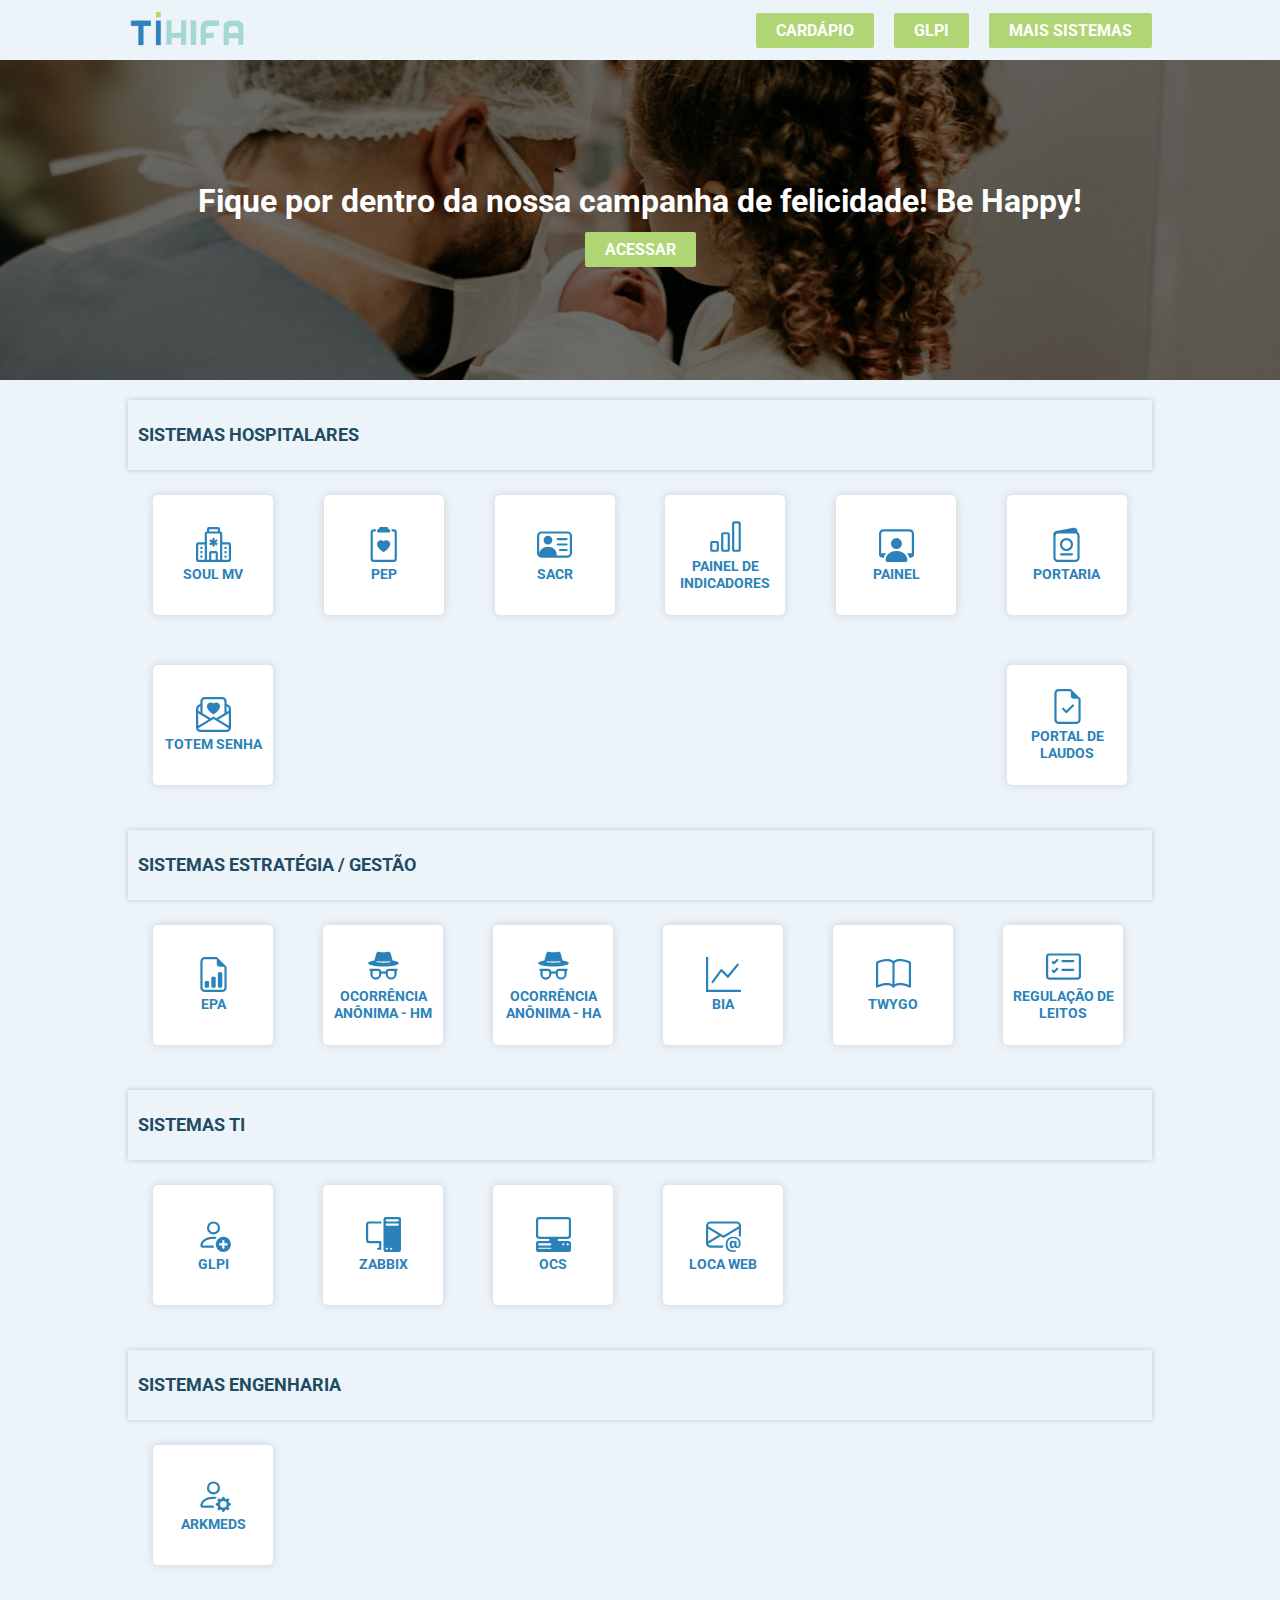
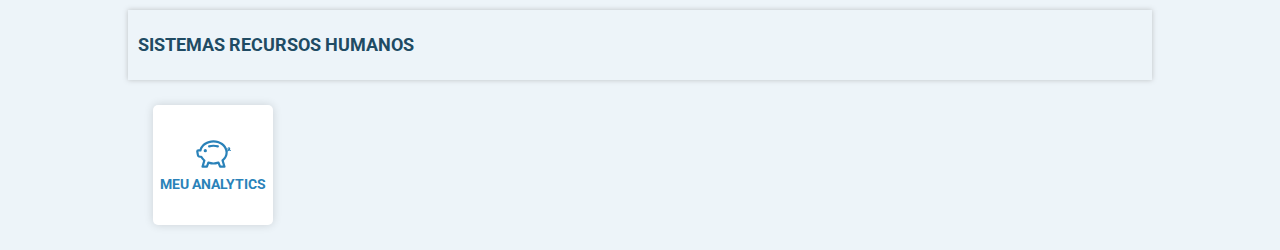
<file: index.html>
<!DOCTYPE html>
<html lang="pt-br">
<head>
    <meta charset="UTF-8">
    <meta name="viewport" content="width=device-width, initial-scale=1.0">
    <link rel="shortcut icon" href="#" type="image/x-icon">
    <link rel="shortcut icon" href="icons/hospital.png" type="image/x-icon">
    <link rel="stylesheet" href="style.css">
    <title>Acesso</title>
</head>
<body>
    <section id="sobreTelaInicial">
        <div class="box">
            <div class="boxTop">
                <div class="boxTop1">
                    <h1 class="aviso">Aviso!</h1>
                    <h2>Você não está utilizando o CentBrowser como navegador, algumas funcionalides podem ficar indisponíveis.</h2>
                    <h1 class="segundoH1">Aos agradecimentos</h1>
                    <img src="imgs/logo_TI_Hifa_SobreTelaInicial.png" alt="">
                </div>
            </div>
            <div class="boxBot">
                <button id="buttonExit">Fechar</button>
            </div>
        </div>
    </section>

    <header>
        <section class="containerSections header">
            <div class="boxHeader esquerdo">
                <img src="imgs/logo_TI_Hifa.png" alt="Logo da TI HIFA">
            </div>
            <div class="boxHeader direito">
                <nav>
                    <ul>
                        <li>
                            <a href="http://10.0.20.8/cardapio" target="_blank" rel="internal" class="linkPadrão" id="cardapio-link">CARDÁPIO</a>
                        </li>
                        <li class="espaçadorLink Hifa">
                            <a href="https://centraldeservicos.hifa.org.br/glpi/" target="_blank" rel="internal" class="linkPadrão" id="glpi-link">GLPI</a>
                        </li>
                        <li>
                            <a href="" class="linkPadrão" id="linkMenuEscondido">MAIS SISTEMAS</a>
                        </li>
                    </ul>
                    <div class="menuEscondido" id="menuEscondido">
                        <a href="http://10.0.20.26/mveditor" rel="internal">
                            <img src="icons/editorIco.png" alt="">
                            <p>MV EDITOR</p>
                        </a>
                        <a href="http://10.0.20.26/report-designer" rel="internal">
                            <img src="icons/reportDesgnerIco.png" alt="">
                            <p>REPORT DESIGNER</p>
                        </a>
                        <a href="http://10.0.20.26/mvgestorfluxo" rel="internal">
                            <img src="icons/gestorIco.png" alt="">
                            <p>GESTOR DE FLUXO</p>
                        </a>
                        <a href="treinamento.html" rel="internal" target="_self">
                            <img src="icons/pepIco.png" alt="">
                            <p>TREINANMENTO</p>
                        </a>
                        <a href="http://10.0.20.26/mvgestorfluxo" rel="internal" id="cardapio-sub-link">
                            <img src="icons/laudosIco.png" alt="">
                            <p>CARDAPIO</p>
                        </a>
                        <a href="treinamento.html" rel="internal" target="_self" id="glpi-sub-link">
                            <img src="icons/painelRecepIco.png" alt="">
                            <p>GLPI</p>
                        </a>
                    </div>
                </nav>
            </div>
        </section>
    </header>
    <main>
        <section id="bannerFiquePorDentro">
            <!-- <img src="imgs/banner-medicos.jpg" alt="" class="imagemBanner"> -->
            <section id="slide">
                <div class="boxSlide um">
                    <div class="centralizador">
                        <h1 class="tituloSlide">Fique por dentro da nossa campanha de felicidade! Be Happy!</h1>
                        <a href="http://intranet/noticias/" target="_blank" rel="internal" class="linkPadrão">ACESSAR</a>
                    </div>
                </div>
                <div class="boxSlide um">
                    <div class="centralizador">
                        <h1 class="tituloSlide">Acesse nossa intranet e se conecte com o HIFA!</h1>
                        <a href="http://intranet/" target="_blank" rel="internal" class="linkPadrão">ACESSAR</a>
                    </div>
                </div>
                <div class="boxSlide três">
                    <div class="centralizador">
                        <h1 class="tituloSlide" id="ultimoH1">Aos agradecimentos</h1>
                        <img src="imgs/logo_TI_Hifa.png" alt="logo da TI HIFA" class="imgSlide">
                    </div>
                </div>
            </section>
<!--         <div class="conteúdos um">
                <div class="centralizador">
                    <h1>Acesse nossa intranet e se conecte com o HIFA!</h1>
                    <a href="#" target="_blank" rel="internal" class="linkPadrão">ACESSAR</a>
                </div>
            </div>
            <div class="conteúdos dois">
                <div class="centralizador">
                    <h1>Acesse nossa intranet e se conecte com o HIFA!</h1>
                    <a href="#" target="_blank" rel="internal" class="linkPadrão">ACESSAR</a>
                </div>
            </div> -->
        </section>
        <section class="containerAcessosSistemas HOSPITALAR">
            <H1>SISTEMAS HOSPITALARES</H1>
             <a href="http://10.0.20.26/soul-mv" rel="internal" target="_blank"  class="boxLink">
                <div>
                    <svg xmlns="http://www.w3.org/2000/svg" width="35" height="35" fill="currentColor" class="bi bi-hospital" viewBox="0 0 16 16">
                        <path d="M8.5 5.034v1.1l.953-.55.5.867L9 7l.953.55-.5.866-.953-.55v1.1h-1v-1.1l-.953.55-.5-.866L7 7l-.953-.55.5-.866.953.55v-1.1zM13.25 9a.25.25 0 0 0-.25.25v.5c0 .138.112.25.25.25h.5a.25.25 0 0 0 .25-.25v-.5a.25.25 0 0 0-.25-.25zM13 11.25a.25.25 0 0 1 .25-.25h.5a.25.25 0 0 1 .25.25v.5a.25.25 0 0 1-.25.25h-.5a.25.25 0 0 1-.25-.25zm.25 1.75a.25.25 0 0 0-.25.25v.5c0 .138.112.25.25.25h.5a.25.25 0 0 0 .25-.25v-.5a.25.25 0 0 0-.25-.25zm-11-4a.25.25 0 0 0-.25.25v.5c0 .138.112.25.25.25h.5A.25.25 0 0 0 3 9.75v-.5A.25.25 0 0 0 2.75 9zm0 2a.25.25 0 0 0-.25.25v.5c0 .138.112.25.25.25h.5a.25.25 0 0 0 .25-.25v-.5a.25.25 0 0 0-.25-.25zM2 13.25a.25.25 0 0 1 .25-.25h.5a.25.25 0 0 1 .25.25v.5a.25.25 0 0 1-.25.25h-.5a.25.25 0 0 1-.25-.25z"/>
                        <path d="M5 1a1 1 0 0 1 1-1h4a1 1 0 0 1 1 1v1a1 1 0 0 1 1 1v4h3a1 1 0 0 1 1 1v7a1 1 0 0 1-1 1H1a1 1 0 0 1-1-1V8a1 1 0 0 1 1-1h3V3a1 1 0 0 1 1-1zm2 14h2v-3H7zm3 0h1V3H5v12h1v-3a1 1 0 0 1 1-1h2a1 1 0 0 1 1 1zm0-14H6v1h4zm2 7v7h3V8zm-8 7V8H1v7z"/>
                      </svg>
                    <p>SOUL MV</p>
                </div>
            </a>
            <a href="http://10.0.20.26/mvpep" rel="internal" target="_blank"  class="boxLink">
                <div>
                    <svg xmlns="http://www.w3.org/2000/svg" width="35" height="35" fill="currentColor" class="bi bi-clipboard2-heart" viewBox="0 0 16 16">
                        <path d="M10.058.501a.5.5 0 0 0-.5-.501h-2.98c-.276 0-.5.225-.5.501A.5.5 0 0 1 5.582 1a.497.497 0 0 0-.497.497V2a.5.5 0 0 0 .5.5h4.968a.5.5 0 0 0 .5-.5v-.503A.497.497 0 0 0 10.555 1a.5.5 0 0 1-.497-.499"/>
                        <path d="M3.605 2a.5.5 0 0 0-.5.5v12a.5.5 0 0 0 .5.5h9a.5.5 0 0 0 .5-.5v-12a.5.5 0 0 0-.5-.5h-.5a.5.5 0 0 1 0-1h.5a1.5 1.5 0 0 1 1.5 1.5v12a1.5 1.5 0 0 1-1.5 1.5h-9a1.5 1.5 0 0 1-1.5-1.5v-12a1.5 1.5 0 0 1 1.5-1.5h.5a.5.5 0 0 1 0 1z"/>
                        <path d="M8.068 6.482c1.656-1.673 5.795 1.254 0 5.018-5.795-3.764-1.656-6.69 0-5.018"/>
                      </svg>
                    <p>PEP</p>
                </div>
            </a>
            <a href="http://10.0.20.26/mvsacr" rel="internal" target="_blank"  class="boxLink">
                <div>
                    <svg xmlns="http://www.w3.org/2000/svg" width="35" height="35" fill="currentColor" class="bi bi-person-vcard" viewBox="0 0 16 16">
                        <path d="M5 8a2 2 0 1 0 0-4 2 2 0 0 0 0 4m4-2.5a.5.5 0 0 1 .5-.5h4a.5.5 0 0 1 0 1h-4a.5.5 0 0 1-.5-.5M9 8a.5.5 0 0 1 .5-.5h4a.5.5 0 0 1 0 1h-4A.5.5 0 0 1 9 8m1 2.5a.5.5 0 0 1 .5-.5h3a.5.5 0 0 1 0 1h-3a.5.5 0 0 1-.5-.5"/>
                        <path d="M2 2a2 2 0 0 0-2 2v8a2 2 0 0 0 2 2h12a2 2 0 0 0 2-2V4a2 2 0 0 0-2-2zM1 4a1 1 0 0 1 1-1h12a1 1 0 0 1 1 1v8a1 1 0 0 1-1 1H8.96q.04-.245.04-.5C9 10.567 7.21 9 5 9c-2.086 0-3.8 1.398-3.984 3.181A1 1 0 0 1 1 12z"/>
                      </svg>
                    <p>SACR</p>
                </div>
            </a>
            <a href="http://10.0.20.107:8083/Painel/" rel="internal" target="_blank"  class="boxLink">
                <div>
                    <svg xmlns="http://www.w3.org/2000/svg" width="35" height="35" fill="currentColor" class="bi bi-bar-chart" viewBox="0 0 16 16">
                        <path d="M4 11H2v3h2zm5-4H7v7h2zm5-5v12h-2V2zm-2-1a1 1 0 0 0-1 1v12a1 1 0 0 0 1 1h2a1 1 0 0 0 1-1V2a1 1 0 0 0-1-1zM6 7a1 1 0 0 1 1-1h2a1 1 0 0 1 1 1v7a1 1 0 0 1-1 1H7a1 1 0 0 1-1-1zm-5 4a1 1 0 0 1 1-1h2a1 1 0 0 1 1 1v3a1 1 0 0 1-1 1H2a1 1 0 0 1-1-1z"/>
                      </svg>
                    <p>PAINEL DE INDICADORES</p>
                </div>
            </a>
            <a href="http://10.0.20.26/mvpainel" rel="internal" target="_blank"  class="boxLink">
                <div>
                    <svg xmlns="http://www.w3.org/2000/svg" width="35" height="35" fill="currentColor" class="bi bi-person-workspace" viewBox="0 0 16 16">
                        <path d="M4 16s-1 0-1-1 1-4 5-4 5 3 5 4-1 1-1 1zm4-5.95a2.5 2.5 0 1 0 0-5 2.5 2.5 0 0 0 0 5"/>
                        <path d="M2 1a2 2 0 0 0-2 2v9.5A1.5 1.5 0 0 0 1.5 14h.653a5.4 5.4 0 0 1 1.066-2H1V3a1 1 0 0 1 1-1h12a1 1 0 0 1 1 1v9h-2.219c.554.654.89 1.373 1.066 2h.653a1.5 1.5 0 0 0 1.5-1.5V3a2 2 0 0 0-2-2z"/>
                      </svg>
                    <p>PAINEL</p>
                </div>
            </a>
            <a href="http://10.0.20.26/mvportaria" rel="internal" target="_blank"  class="boxLink">
                <div>
                    <svg xmlns="http://www.w3.org/2000/svg" width="35" height="35" fill="currentColor" class="bi bi-passport" viewBox="0 0 16 16">
                        <path d="M8 5a3 3 0 1 0 0 6 3 3 0 0 0 0-6M6 8a2 2 0 1 1 4 0 2 2 0 0 1-4 0m-.5 4a.5.5 0 0 0 0 1h5a.5.5 0 0 0 0-1z"/>
                        <path d="M3.232 1.776A1.5 1.5 0 0 0 2 3.252v10.95c0 .445.191.838.49 1.11.367.422.908.688 1.51.688h8a2 2 0 0 0 2-2V4a2 2 0 0 0-1-1.732v-.47A1.5 1.5 0 0 0 11.232.321l-8 1.454ZM4 3h8a1 1 0 0 1 1 1v10a1 1 0 0 1-1 1H4a1 1 0 0 1-1-1V4a1 1 0 0 1 1-1"/>
                      </svg>
                    <p>PORTARIA</p>
                </div>
            </a>
            <a href="http://10.0.20.26/mvtotemsenha" rel="internal" target="_blank"  class="boxLink">
                <div>
                    <svg xmlns="http://www.w3.org/2000/svg" width="35" height="35" fill="currentColor" class="bi bi-envelope-paper-heart" viewBox="0 0 16 16">
                        <path fill-rule="evenodd" d="M2 2a2 2 0 0 1 2-2h8a2 2 0 0 1 2 2v1.133l.941.502A2 2 0 0 1 16 5.4V14a2 2 0 0 1-2 2H2a2 2 0 0 1-2-2V5.4a2 2 0 0 1 1.059-1.765L2 3.133zm0 2.267-.47.25A1 1 0 0 0 1 5.4v.817l1 .6zm1 3.15 3.75 2.25L8 8.917l1.25.75L13 7.417V2a1 1 0 0 0-1-1H4a1 1 0 0 0-1 1zm11-.6 1-.6V5.4a1 1 0 0 0-.53-.882L14 4.267zM8 2.982C9.664 1.309 13.825 4.236 8 8 2.175 4.236 6.336 1.31 8 2.982m7 4.401-4.778 2.867L15 13.117zm-.035 6.88L8 10.082l-6.965 4.18A1 1 0 0 0 2 15h12a1 1 0 0 0 .965-.738ZM1 13.116l4.778-2.867L1 7.383v5.734Z"/>
                      </svg>
                    <p>TOTEM SENHA</p>
                </div>
            </a>
            <a href="http://10.0.20.29/portal-laudos" rel="internal" target="_blank"  class="boxLink">
                <div>
                    <svg xmlns="http://www.w3.org/2000/svg" width="35" height="35" fill="currentColor" class="bi bi-file-earmark-check" viewBox="0 0 16 16">
                        <path d="M10.854 7.854a.5.5 0 0 0-.708-.708L7.5 9.793 6.354 8.646a.5.5 0 1 0-.708.708l1.5 1.5a.5.5 0 0 0 .708 0z"/>
                        <path d="M14 14V4.5L9.5 0H4a2 2 0 0 0-2 2v12a2 2 0 0 0 2 2h8a2 2 0 0 0 2-2M9.5 3A1.5 1.5 0 0 0 11 4.5h2V14a1 1 0 0 1-1 1H4a1 1 0 0 1-1-1V2a1 1 0 0 1 1-1h5.5z"/>
                      </svg>
                    <p>PORTAL DE LAUDOS</p>
                </div>
            </a>
        </section>
        <section class="containerAcessosSistemas qualidade">
            <H1>SISTEMAS ESTRATÉGIA / GESTÃO</H1>
            <a href="https://hifa.sysepa.com.br/epa/login.php" rel="internal" target="_blank"  class="boxLink">
                <div>
                    <svg xmlns="http://www.w3.org/2000/svg" width="35" height="35" fill="currentColor" class="bi bi-file-earmark-bar-graph" viewBox="0 0 16 16">
                        <path d="M10 13.5a.5.5 0 0 0 .5.5h1a.5.5 0 0 0 .5-.5v-6a.5.5 0 0 0-.5-.5h-1a.5.5 0 0 0-.5.5zm-2.5.5a.5.5 0 0 1-.5-.5v-4a.5.5 0 0 1 .5-.5h1a.5.5 0 0 1 .5.5v4a.5.5 0 0 1-.5.5zm-3 0a.5.5 0 0 1-.5-.5v-2a.5.5 0 0 1 .5-.5h1a.5.5 0 0 1 .5.5v2a.5.5 0 0 1-.5.5z"/>
                        <path d="M14 14V4.5L9.5 0H4a2 2 0 0 0-2 2v12a2 2 0 0 0 2 2h8a2 2 0 0 0 2-2M9.5 3A1.5 1.5 0 0 0 11 4.5h2V14a1 1 0 0 1-1 1H4a1 1 0 0 1-1-1V2a1 1 0 0 1 1-1h5.5z"/>
                      </svg>
                    <p>EPA</p>
                </div>
            </a>
            <a href="https://hifa.sysepa.com.br/epa/reg_oc.php?token=8bf0c0824b3af88f1c07b9eef7f284af" rel="internal" target="_blank"  class="boxLink">
                <div>
                    <svg xmlns="http://www.w3.org/2000/svg" width="35" height="35" fill="currentColor" class="bi bi-incognito" viewBox="0 0 16 16">
                        <path fill-rule="evenodd" d="m4.736 1.968-.892 3.269-.014.058C2.113 5.568 1 6.006 1 6.5 1 7.328 4.134 8 8 8s7-.672 7-1.5c0-.494-1.113-.932-2.83-1.205l-.014-.058-.892-3.27c-.146-.533-.698-.849-1.239-.734C9.411 1.363 8.62 1.5 8 1.5s-1.411-.136-2.025-.267c-.541-.115-1.093.2-1.239.735m.015 3.867a.25.25 0 0 1 .274-.224c.9.092 1.91.143 2.975.143a30 30 0 0 0 2.975-.143.25.25 0 0 1 .05.498c-.918.093-1.944.145-3.025.145s-2.107-.052-3.025-.145a.25.25 0 0 1-.224-.274M3.5 10h2a.5.5 0 0 1 .5.5v1a1.5 1.5 0 0 1-3 0v-1a.5.5 0 0 1 .5-.5m-1.5.5q.001-.264.085-.5H2a.5.5 0 0 1 0-1h3.5a1.5 1.5 0 0 1 1.488 1.312 3.5 3.5 0 0 1 2.024 0A1.5 1.5 0 0 1 10.5 9H14a.5.5 0 0 1 0 1h-.085q.084.236.085.5v1a2.5 2.5 0 0 1-5 0v-.14l-.21-.07a2.5 2.5 0 0 0-1.58 0l-.21.07v.14a2.5 2.5 0 0 1-5 0zm8.5-.5h2a.5.5 0 0 1 .5.5v1a1.5 1.5 0 0 1-3 0v-1a.5.5 0 0 1 .5-.5"/>
                      </svg>
                    <p>OCORRÊNCIA ANÔNIMA - HM</p>
                </div>
            </a>
            <a href="https://hifa.sysepa.com.br/epa/reg_oc.php?token=c6485772642aca31fd0c6d194df274c5" rel="internal" target="_blank"  class="boxLink">
                <div>
                    <svg xmlns="http://www.w3.org/2000/svg" width="35" height="35" fill="currentColor" class="bi bi-incognito" viewBox="0 0 16 16">
                        <path fill-rule="evenodd" d="m4.736 1.968-.892 3.269-.014.058C2.113 5.568 1 6.006 1 6.5 1 7.328 4.134 8 8 8s7-.672 7-1.5c0-.494-1.113-.932-2.83-1.205l-.014-.058-.892-3.27c-.146-.533-.698-.849-1.239-.734C9.411 1.363 8.62 1.5 8 1.5s-1.411-.136-2.025-.267c-.541-.115-1.093.2-1.239.735m.015 3.867a.25.25 0 0 1 .274-.224c.9.092 1.91.143 2.975.143a30 30 0 0 0 2.975-.143.25.25 0 0 1 .05.498c-.918.093-1.944.145-3.025.145s-2.107-.052-3.025-.145a.25.25 0 0 1-.224-.274M3.5 10h2a.5.5 0 0 1 .5.5v1a1.5 1.5 0 0 1-3 0v-1a.5.5 0 0 1 .5-.5m-1.5.5q.001-.264.085-.5H2a.5.5 0 0 1 0-1h3.5a1.5 1.5 0 0 1 1.488 1.312 3.5 3.5 0 0 1 2.024 0A1.5 1.5 0 0 1 10.5 9H14a.5.5 0 0 1 0 1h-.085q.084.236.085.5v1a2.5 2.5 0 0 1-5 0v-.14l-.21-.07a2.5 2.5 0 0 0-1.58 0l-.21.07v.14a2.5 2.5 0 0 1-5 0zm8.5-.5h2a.5.5 0 0 1 .5.5v1a1.5 1.5 0 0 1-3 0v-1a.5.5 0 0 1 .5-.5"/>
                    </svg>
                    <p>OCORRÊNCIA ANÔNIMA - HA</p>
                </div>
            </a>
            <a href="http://bia/v3/" rel="internal" target="_blank"  class="boxLink">
                <div>
                    <svg xmlns="http://www.w3.org/2000/svg" width="35" height="35" fill="currentColor" class="bi bi-graph-up" viewBox="0 0 16 16">
                        <path fill-rule="evenodd" d="M0 0h1v15h15v1H0zm14.817 3.113a.5.5 0 0 1 .07.704l-4.5 5.5a.5.5 0 0 1-.74.037L7.06 6.767l-3.656 5.027a.5.5 0 0 1-.808-.588l4-5.5a.5.5 0 0 1 .758-.06l2.609 2.61 4.15-5.073a.5.5 0 0 1 .704-.07"/>
                      </svg>                
                      <p>BIA</p>
                </div>
            </a>
            <a href="https://hifa.twygoead.com/users/login" rel="internal" target="_blank"  class="boxLink">
                <div>
                    <svg xmlns="http://www.w3.org/2000/svg" width="35" height="35" fill="currentColor" class="bi bi-book" viewBox="0 0 16 16">
                        <path d="M1 2.828c.885-.37 2.154-.769 3.388-.893 1.33-.134 2.458.063 3.112.752v9.746c-.935-.53-2.12-.603-3.213-.493-1.18.12-2.37.461-3.287.811zm7.5-.141c.654-.689 1.782-.886 3.112-.752 1.234.124 2.503.523 3.388.893v9.923c-.918-.35-2.107-.692-3.287-.81-1.094-.111-2.278-.039-3.213.492zM8 1.783C7.015.936 5.587.81 4.287.94c-1.514.153-3.042.672-3.994 1.105A.5.5 0 0 0 0 2.5v11a.5.5 0 0 0 .707.455c.882-.4 2.303-.881 3.68-1.02 1.409-.142 2.59.087 3.223.877a.5.5 0 0 0 .78 0c.633-.79 1.814-1.019 3.222-.877 1.378.139 2.8.62 3.681 1.02A.5.5 0 0 0 16 13.5v-11a.5.5 0 0 0-.293-.455c-.952-.433-2.48-.952-3.994-1.105C10.413.809 8.985.936 8 1.783"/>
                      </svg>           
                      <p>TWYGO</p>
                </div>
            </a>
            <a href="http://leitos.regulacao.saude.es.gov.br/regulador/#/login" rel="internal" target="_blank"  class="boxLink">
                <div>
                    <svg xmlns="http://www.w3.org/2000/svg" width="35" height="35" fill="currentColor" class="bi bi-card-checklist" viewBox="0 0 16 16">
                        <path d="M14.5 3a.5.5 0 0 1 .5.5v9a.5.5 0 0 1-.5.5h-13a.5.5 0 0 1-.5-.5v-9a.5.5 0 0 1 .5-.5zm-13-1A1.5 1.5 0 0 0 0 3.5v9A1.5 1.5 0 0 0 1.5 14h13a1.5 1.5 0 0 0 1.5-1.5v-9A1.5 1.5 0 0 0 14.5 2z"/>
                        <path d="M7 5.5a.5.5 0 0 1 .5-.5h5a.5.5 0 0 1 0 1h-5a.5.5 0 0 1-.5-.5m-1.496-.854a.5.5 0 0 1 0 .708l-1.5 1.5a.5.5 0 0 1-.708 0l-.5-.5a.5.5 0 1 1 .708-.708l.146.147 1.146-1.147a.5.5 0 0 1 .708 0M7 9.5a.5.5 0 0 1 .5-.5h5a.5.5 0 0 1 0 1h-5a.5.5 0 0 1-.5-.5m-1.496-.854a.5.5 0 0 1 0 .708l-1.5 1.5a.5.5 0 0 1-.708 0l-.5-.5a.5.5 0 0 1 .708-.708l.146.147 1.146-1.147a.5.5 0 0 1 .708 0"/>
                      </svg>        
                      <p>REGULAÇÃO DE LEITOS</p>
                </div>
            </a>
        </section>
        <section class="containerAcessosSistemas TI">
            <H1>SISTEMAS TI</H1>
            <a href="https://centraldeservicos.hifa.org.br/glpi/" rel="internal" target="_blank"  class="boxLink">
                <div>
                    <svg xmlns="http://www.w3.org/2000/svg" width="35" height="35" fill="currentColor" class="bi bi-person-add" viewBox="0 0 16 16">
                        <path d="M12.5 16a3.5 3.5 0 1 0 0-7 3.5 3.5 0 0 0 0 7m.5-5v1h1a.5.5 0 0 1 0 1h-1v1a.5.5 0 0 1-1 0v-1h-1a.5.5 0 0 1 0-1h1v-1a.5.5 0 0 1 1 0m-2-6a3 3 0 1 1-6 0 3 3 0 0 1 6 0M8 7a2 2 0 1 0 0-4 2 2 0 0 0 0 4"/>
                        <path d="M8.256 14a4.5 4.5 0 0 1-.229-1.004H3c.001-.246.154-.986.832-1.664C4.484 10.68 5.711 10 8 10q.39 0 .74.025c.226-.341.496-.65.804-.918Q8.844 9.002 8 9c-5 0-6 3-6 4s1 1 1 1z"/>
                      </svg>
                    <p>GLPI</p>
                </div>
            </a>
            <a href="http://10.0.20.152/zabbix/" rel="internal" target="_blank"  class="boxLink">
                <div>
                    <svg xmlns="http://www.w3.org/2000/svg" width="35" height="35" fill="currentColor" class="bi bi-pc-display" viewBox="0 0 16 16">
                        <path d="M8 1a1 1 0 0 1 1-1h6a1 1 0 0 1 1 1v14a1 1 0 0 1-1 1H9a1 1 0 0 1-1-1zm1 13.5a.5.5 0 1 0 1 0 .5.5 0 0 0-1 0m2 0a.5.5 0 1 0 1 0 .5.5 0 0 0-1 0M9.5 1a.5.5 0 0 0 0 1h5a.5.5 0 0 0 0-1zM9 3.5a.5.5 0 0 0 .5.5h5a.5.5 0 0 0 0-1h-5a.5.5 0 0 0-.5.5M1.5 2A1.5 1.5 0 0 0 0 3.5v7A1.5 1.5 0 0 0 1.5 12H6v2h-.5a.5.5 0 0 0 0 1H7v-4H1.5a.5.5 0 0 1-.5-.5v-7a.5.5 0 0 1 .5-.5H7V2z"/>
                      </svg>
                    <p>ZABBIX</p>
                </div>
            </a>
            <a href="http://10.0.20.151/ocsng/ocsreports/" rel="internal" target="_blank"  class="boxLink">
                <div>
                    <svg xmlns="http://www.w3.org/2000/svg" width="35" height="35" fill="currentColor" class="bi bi-pc-display-horizontal" viewBox="0 0 16 16">
                        <path d="M1.5 0A1.5 1.5 0 0 0 0 1.5v7A1.5 1.5 0 0 0 1.5 10H6v1H1a1 1 0 0 0-1 1v3a1 1 0 0 0 1 1h14a1 1 0 0 0 1-1v-3a1 1 0 0 0-1-1h-5v-1h4.5A1.5 1.5 0 0 0 16 8.5v-7A1.5 1.5 0 0 0 14.5 0zm0 1h13a.5.5 0 0 1 .5.5v7a.5.5 0 0 1-.5.5h-13a.5.5 0 0 1-.5-.5v-7a.5.5 0 0 1 .5-.5M12 12.5a.5.5 0 1 1 1 0 .5.5 0 0 1-1 0m2 0a.5.5 0 1 1 1 0 .5.5 0 0 1-1 0M1.5 12h5a.5.5 0 0 1 0 1h-5a.5.5 0 0 1 0-1M1 14.25a.25.25 0 0 1 .25-.25h5.5a.25.25 0 1 1 0 .5h-5.5a.25.25 0 0 1-.25-.25"/>
                      </svg>
                    <p>OCS</p>
                </div>
            </a>
            <a href="https://webmail-seguro.com.br/v2/" rel="internal" target="_blank"  class="boxLink">
                <div>
                    <svg xmlns="http://www.w3.org/2000/svg" width="35" height="35" fill="currentColor" class="bi bi-envelope-at" viewBox="0 0 16 16">
                        <path d="M2 2a2 2 0 0 0-2 2v8.01A2 2 0 0 0 2 14h5.5a.5.5 0 0 0 0-1H2a1 1 0 0 1-.966-.741l5.64-3.471L8 9.583l7-4.2V8.5a.5.5 0 0 0 1 0V4a2 2 0 0 0-2-2zm3.708 6.208L1 11.105V5.383zM1 4.217V4a1 1 0 0 1 1-1h12a1 1 0 0 1 1 1v.217l-7 4.2z"/>
                        <path d="M14.247 14.269c1.01 0 1.587-.857 1.587-2.025v-.21C15.834 10.43 14.64 9 12.52 9h-.035C10.42 9 9 10.36 9 12.432v.214C9 14.82 10.438 16 12.358 16h.044c.594 0 1.018-.074 1.237-.175v-.73c-.245.11-.673.18-1.18.18h-.044c-1.334 0-2.571-.788-2.571-2.655v-.157c0-1.657 1.058-2.724 2.64-2.724h.04c1.535 0 2.484 1.05 2.484 2.326v.118c0 .975-.324 1.39-.639 1.39-.232 0-.41-.148-.41-.42v-2.19h-.906v.569h-.03c-.084-.298-.368-.63-.954-.63-.778 0-1.259.555-1.259 1.4v.528c0 .892.49 1.434 1.26 1.434.471 0 .896-.227 1.014-.643h.043c.118.42.617.648 1.12.648m-2.453-1.588v-.227c0-.546.227-.791.573-.791.297 0 .572.192.572.708v.367c0 .573-.253.744-.564.744-.354 0-.581-.215-.581-.8Z"/>
                      </svg>
                    <p>LOCA WEB</p>
                </div>
            </a>
        </section>
        <section class="containerAcessosSistemas engenharia">
            <H1>SISTEMAS ENGENHARIA</H1>
            <a href="https://hifapredial.arkmeds.com/usuarios/conectar?next=/" rel="internal" target="_blank"  class="boxLink">
                <div>
                    <svg xmlns="http://www.w3.org/2000/svg" width="35" height="35" fill="currentColor" class="bi bi-person-gear" viewBox="0 0 16 16">
                        <path d="M11 5a3 3 0 1 1-6 0 3 3 0 0 1 6 0M8 7a2 2 0 1 0 0-4 2 2 0 0 0 0 4m.256 7a4.5 4.5 0 0 1-.229-1.004H3c.001-.246.154-.986.832-1.664C4.484 10.68 5.711 10 8 10q.39 0 .74.025c.226-.341.496-.65.804-.918Q8.844 9.002 8 9c-5 0-6 3-6 4s1 1 1 1zm3.63-4.54c.18-.613 1.048-.613 1.229 0l.043.148a.64.64 0 0 0 .921.382l.136-.074c.561-.306 1.175.308.87.869l-.075.136a.64.64 0 0 0 .382.92l.149.045c.612.18.612 1.048 0 1.229l-.15.043a.64.64 0 0 0-.38.921l.074.136c.305.561-.309 1.175-.87.87l-.136-.075a.64.64 0 0 0-.92.382l-.045.149c-.18.612-1.048.612-1.229 0l-.043-.15a.64.64 0 0 0-.921-.38l-.136.074c-.561.305-1.175-.309-.87-.87l.075-.136a.64.64 0 0 0-.382-.92l-.148-.045c-.613-.18-.613-1.048 0-1.229l.148-.043a.64.64 0 0 0 .382-.921l-.074-.136c-.306-.561.308-1.175.869-.87l.136.075a.64.64 0 0 0 .92-.382zM14 12.5a1.5 1.5 0 1 0-3 0 1.5 1.5 0 0 0 3 0"/>
                      </svg>
                    <p>ARKMEDS</p>
                </div>
            </a>
        </section>
        <section class="containerAcessosSistemas rh">
            <H1>SISTEMAS RECURSOS HUMANOS</H1>
            <a href="https://platform.senior.com.br/login/?redirectTo=https%3A%2F%2Fplatform.senior.com.br%2Fsenior-x%2F&tenant=hifa.org.br" rel="internal" target="_blank"  class="boxLink">
                <div>
                    <svg xmlns="http://www.w3.org/2000/svg" width="35" height="35" fill="currentColor" class="bi bi-piggy-bank" viewBox="0 0 16 16">
                        <path d="M5 6.25a.75.75 0 1 1-1.5 0 .75.75 0 0 1 1.5 0m1.138-1.496A6.6 6.6 0 0 1 7.964 4.5c.666 0 1.303.097 1.893.273a.5.5 0 0 0 .286-.958A7.6 7.6 0 0 0 7.964 3.5c-.734 0-1.441.103-2.102.292a.5.5 0 1 0 .276.962"/>
                        <path fill-rule="evenodd" d="M7.964 1.527c-2.977 0-5.571 1.704-6.32 4.125h-.55A1 1 0 0 0 .11 6.824l.254 1.46a1.5 1.5 0 0 0 1.478 1.243h.263c.3.513.688.978 1.145 1.382l-.729 2.477a.5.5 0 0 0 .48.641h2a.5.5 0 0 0 .471-.332l.482-1.351c.635.173 1.31.267 2.011.267.707 0 1.388-.095 2.028-.272l.543 1.372a.5.5 0 0 0 .465.316h2a.5.5 0 0 0 .478-.645l-.761-2.506C13.81 9.895 14.5 8.559 14.5 7.069q0-.218-.02-.431c.261-.11.508-.266.705-.444.315.306.815.306.815-.417 0 .223-.5.223-.461-.026a1 1 0 0 0 .09-.255.7.7 0 0 0-.202-.645.58.58 0 0 0-.707-.098.74.74 0 0 0-.375.562c-.024.243.082.48.32.654a2 2 0 0 1-.259.153c-.534-2.664-3.284-4.595-6.442-4.595M2.516 6.26c.455-2.066 2.667-3.733 5.448-3.733 3.146 0 5.536 2.114 5.536 4.542 0 1.254-.624 2.41-1.67 3.248a.5.5 0 0 0-.165.535l.66 2.175h-.985l-.59-1.487a.5.5 0 0 0-.629-.288c-.661.23-1.39.359-2.157.359a6.6 6.6 0 0 1-2.157-.359.5.5 0 0 0-.635.304l-.525 1.471h-.979l.633-2.15a.5.5 0 0 0-.17-.534 4.65 4.65 0 0 1-1.284-1.541.5.5 0 0 0-.446-.275h-.56a.5.5 0 0 1-.492-.414l-.254-1.46h.933a.5.5 0 0 0 .488-.393m12.621-.857a.6.6 0 0 1-.098.21l-.044-.025c-.146-.09-.157-.175-.152-.223a.24.24 0 0 1 .117-.173c.049-.027.08-.021.113.012a.2.2 0 0 1 .064.199"/>
                      </svg>
                    <p>MEU ANALYTICS</p>
                </div>
            </a>
        </section>
    </main>

    <script src="script.js"></script>
</body>
</html>
</file>
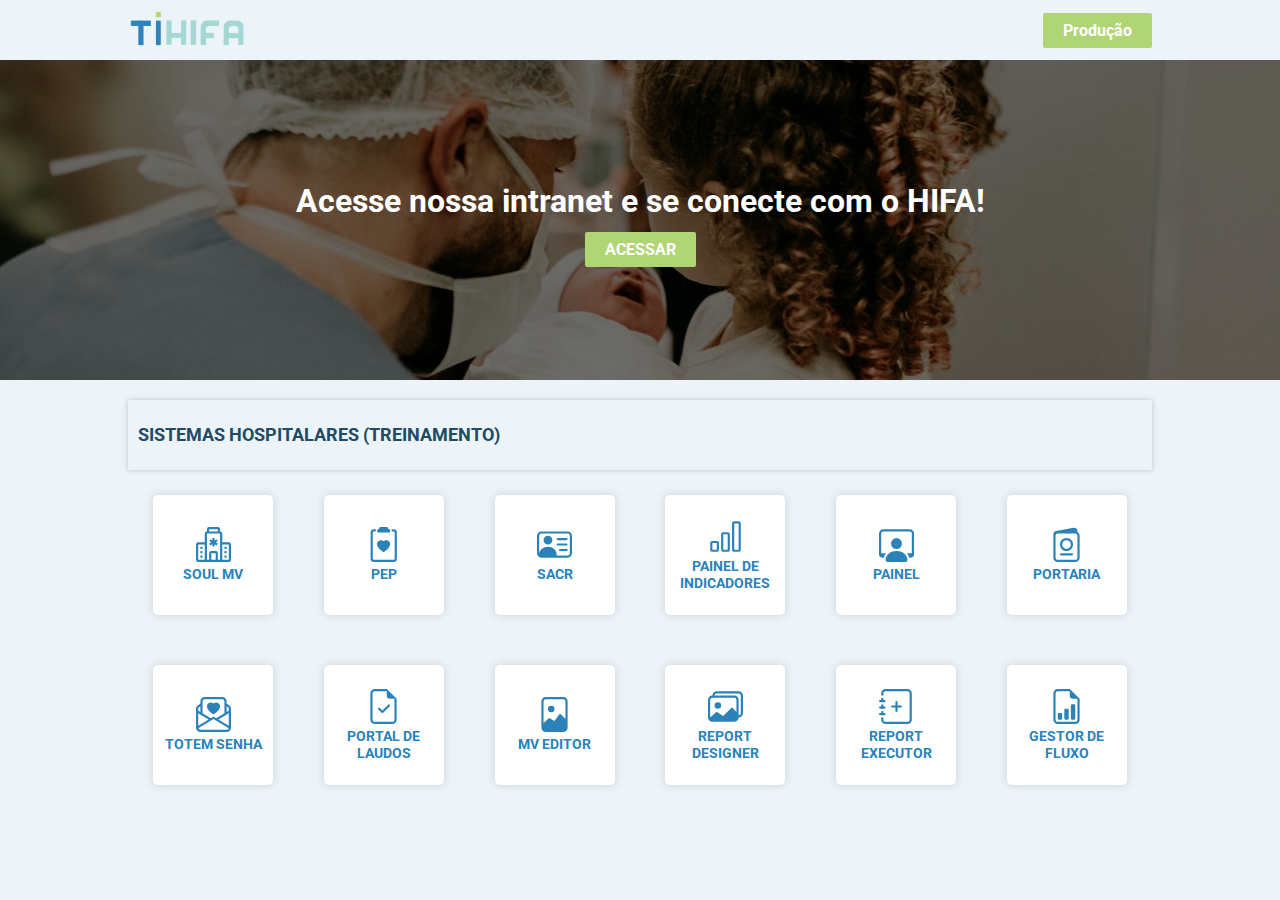
<file: treinamento.html>
<!DOCTYPE html>
<html lang="pt-br">
<head>
    <meta charset="UTF-8">
    <meta name="viewport" content="width=device-width, initial-scale=1.0">
    <link rel="shortcut icon" href="#" type="image/x-icon">
    <link rel="shortcut icon" href="icons/hospital.png" type="image/x-icon">
    <link rel="stylesheet" href="style.css">
    <title>Acesso</title>
</head>
<body>
    <section id="sobreTelaInicial">
        <div class="box">
            <div class="boxTop">
                <div class="boxTop1">
                    <h1 class="aviso">Aviso!</h1>
                    <h2>Você não está utilizando o CentBrowser como navegador, algumas funcionalides podem ficar indisponíveis.</h2>
                    <h1 class="segundoH1">Aos agradecimentos</h1>
                    <img src="imgs/logo_TI_Hifa_SobreTelaInicial.png" alt="">
                </div>
            </div>
            <div class="boxBot">
                <button id="buttonExit">Fechar</button>
            </div>
        </div>
    </section>

    <header>
        <section class="containerSections header">
            <div class="boxHeader esquerdo">
                <img src="imgs/logo_TI_Hifa.png" alt="Logo da TI HIFA">
            </div>
            <div class="boxHeader direito">
                <nav>
                    <ul>
                        <li>
                            <a href="index.html" class="linkPadrão">Produção</a>
                        </li>
                    </ul>
                </nav>
            </div>
        </section>
    </header>
    <main>
        <section id="bannerFiquePorDentro">
            <img src="imgs/bannerFiquePorDentro.jpg" alt="" class="imagemBanner">
            <section id="slide">
                <div class="boxSlide um">
                    <div class="centralizador">
                        <h1 class="tituloSlide">Acesse nossa intranet e se conecte com o HIFA!</h1>
                        <a href="http://intranet/" target="_blank" rel="internal" class="linkPadrão">ACESSAR</a>
                    </div>
                </div>
                <div class="boxSlide doi">
                    <div class="centralizador">
                        <h1 class="tituloSlide">Precisa de ajuda? Abra um chamado no GLPI!</h1>
                        <a href="https://centraldeservicos.hifa.org.br/glpi/" target="_blank" rel="internal" class="linkPadrão">ABRIR CHAMADO</a>
                    </div>
                </div>
                <div class="boxSlide três">
                    <div class="centralizador">
                        <h1 class="tituloSlide" id="ultimoH1">Aos agradecimentos</h1>
                        <img src="imgs/logo_TI_Hifa.png" alt="logo da TI HIFA" class="imgSlide">
                    </div>
                </div>
            </section>
<!--         <div class="conteúdos um">
                <div class="centralizador">
                    <h1>Acesse nossa intranet e se conecte com o HIFA!</h1>
                    <a href="#" target="_blank" rel="internal" class="linkPadrão">ACESSAR</a>
                </div>
            </div>
            <div class="conteúdos dois">
                <div class="centralizador">
                    <h1>Acesse nossa intranet e se conecte com o HIFA!</h1>
                    <a href="#" target="_blank" rel="internal" class="linkPadrão">ACESSAR</a>
                </div>
            </div> -->
        </section>
        <section class="containerAcessosSistemas HOSPITALAR">
            <H1>SISTEMAS HOSPITALARES (TREINAMENTO)</H1>
             <a href="http://10.0.20.3:82/soul-mv" rel="internal" target="_self"  class="boxLink">
                <div>
                    <svg xmlns="http://www.w3.org/2000/svg" width="35" height="35" fill="currentColor" class="bi bi-hospital" viewBox="0 0 16 16">
                        <path d="M8.5 5.034v1.1l.953-.55.5.867L9 7l.953.55-.5.866-.953-.55v1.1h-1v-1.1l-.953.55-.5-.866L7 7l-.953-.55.5-.866.953.55v-1.1zM13.25 9a.25.25 0 0 0-.25.25v.5c0 .138.112.25.25.25h.5a.25.25 0 0 0 .25-.25v-.5a.25.25 0 0 0-.25-.25zM13 11.25a.25.25 0 0 1 .25-.25h.5a.25.25 0 0 1 .25.25v.5a.25.25 0 0 1-.25.25h-.5a.25.25 0 0 1-.25-.25zm.25 1.75a.25.25 0 0 0-.25.25v.5c0 .138.112.25.25.25h.5a.25.25 0 0 0 .25-.25v-.5a.25.25 0 0 0-.25-.25zm-11-4a.25.25 0 0 0-.25.25v.5c0 .138.112.25.25.25h.5A.25.25 0 0 0 3 9.75v-.5A.25.25 0 0 0 2.75 9zm0 2a.25.25 0 0 0-.25.25v.5c0 .138.112.25.25.25h.5a.25.25 0 0 0 .25-.25v-.5a.25.25 0 0 0-.25-.25zM2 13.25a.25.25 0 0 1 .25-.25h.5a.25.25 0 0 1 .25.25v.5a.25.25 0 0 1-.25.25h-.5a.25.25 0 0 1-.25-.25z"/>
                        <path d="M5 1a1 1 0 0 1 1-1h4a1 1 0 0 1 1 1v1a1 1 0 0 1 1 1v4h3a1 1 0 0 1 1 1v7a1 1 0 0 1-1 1H1a1 1 0 0 1-1-1V8a1 1 0 0 1 1-1h3V3a1 1 0 0 1 1-1zm2 14h2v-3H7zm3 0h1V3H5v12h1v-3a1 1 0 0 1 1-1h2a1 1 0 0 1 1 1zm0-14H6v1h4zm2 7v7h3V8zm-8 7V8H1v7z"/>
                      </svg>
                    <p>SOUL MV</p>
                </div>
            </a>
            <a href="http://10.0.20.3:82/mvpep" rel="internal" target="_self"  class="boxLink">
                <div>
                    <svg xmlns="http://www.w3.org/2000/svg" width="35" height="35" fill="currentColor" class="bi bi-clipboard2-heart" viewBox="0 0 16 16">
                        <path d="M10.058.501a.5.5 0 0 0-.5-.501h-2.98c-.276 0-.5.225-.5.501A.5.5 0 0 1 5.582 1a.497.497 0 0 0-.497.497V2a.5.5 0 0 0 .5.5h4.968a.5.5 0 0 0 .5-.5v-.503A.497.497 0 0 0 10.555 1a.5.5 0 0 1-.497-.499"/>
                        <path d="M3.605 2a.5.5 0 0 0-.5.5v12a.5.5 0 0 0 .5.5h9a.5.5 0 0 0 .5-.5v-12a.5.5 0 0 0-.5-.5h-.5a.5.5 0 0 1 0-1h.5a1.5 1.5 0 0 1 1.5 1.5v12a1.5 1.5 0 0 1-1.5 1.5h-9a1.5 1.5 0 0 1-1.5-1.5v-12a1.5 1.5 0 0 1 1.5-1.5h.5a.5.5 0 0 1 0 1z"/>
                        <path d="M8.068 6.482c1.656-1.673 5.795 1.254 0 5.018-5.795-3.764-1.656-6.69 0-5.018"/>
                      </svg>
                    <p>PEP</p>
                </div>
            </a>
            <a href="http://10.0.20.3:82/mvsacr" rel="internal" target="_self"  class="boxLink">
                <div>
                    <svg xmlns="http://www.w3.org/2000/svg" width="35" height="35" fill="currentColor" class="bi bi-person-vcard" viewBox="0 0 16 16">
                        <path d="M5 8a2 2 0 1 0 0-4 2 2 0 0 0 0 4m4-2.5a.5.5 0 0 1 .5-.5h4a.5.5 0 0 1 0 1h-4a.5.5 0 0 1-.5-.5M9 8a.5.5 0 0 1 .5-.5h4a.5.5 0 0 1 0 1h-4A.5.5 0 0 1 9 8m1 2.5a.5.5 0 0 1 .5-.5h3a.5.5 0 0 1 0 1h-3a.5.5 0 0 1-.5-.5"/>
                        <path d="M2 2a2 2 0 0 0-2 2v8a2 2 0 0 0 2 2h12a2 2 0 0 0 2-2V4a2 2 0 0 0-2-2zM1 4a1 1 0 0 1 1-1h12a1 1 0 0 1 1 1v8a1 1 0 0 1-1 1H8.96q.04-.245.04-.5C9 10.567 7.21 9 5 9c-2.086 0-3.8 1.398-3.984 3.181A1 1 0 0 1 1 12z"/>
                      </svg>
                    <p>SACR</p>
                </div>
            </a>
            <a href="http://10.0.20.3:82/mvpainel" rel="internal" target="_self"  class="boxLink">
                <div>
                    <svg xmlns="http://www.w3.org/2000/svg" width="35" height="35" fill="currentColor" class="bi bi-bar-chart" viewBox="0 0 16 16">
                        <path d="M4 11H2v3h2zm5-4H7v7h2zm5-5v12h-2V2zm-2-1a1 1 0 0 0-1 1v12a1 1 0 0 0 1 1h2a1 1 0 0 0 1-1V2a1 1 0 0 0-1-1zM6 7a1 1 0 0 1 1-1h2a1 1 0 0 1 1 1v7a1 1 0 0 1-1 1H7a1 1 0 0 1-1-1zm-5 4a1 1 0 0 1 1-1h2a1 1 0 0 1 1 1v3a1 1 0 0 1-1 1H2a1 1 0 0 1-1-1z"/>
                      </svg>
                    <p>PAINEL DE INDICADORES</p>
                </div>
            </a>
            <a href="http://10.0.20.3:82/mvpainelrecepcao" rel="internal" target="_self"  class="boxLink">
                <div>
                    <svg xmlns="http://www.w3.org/2000/svg" width="35" height="35" fill="currentColor" class="bi bi-person-workspace" viewBox="0 0 16 16">
                        <path d="M4 16s-1 0-1-1 1-4 5-4 5 3 5 4-1 1-1 1zm4-5.95a2.5 2.5 0 1 0 0-5 2.5 2.5 0 0 0 0 5"/>
                        <path d="M2 1a2 2 0 0 0-2 2v9.5A1.5 1.5 0 0 0 1.5 14h.653a5.4 5.4 0 0 1 1.066-2H1V3a1 1 0 0 1 1-1h12a1 1 0 0 1 1 1v9h-2.219c.554.654.89 1.373 1.066 2h.653a1.5 1.5 0 0 0 1.5-1.5V3a2 2 0 0 0-2-2z"/>
                      </svg>
                    <p>PAINEL</p>
                </div>
            </a>
            <a href="http://10.0.20.2:8286/mvportaria" rel="internal" target="_self"  class="boxLink">
                <div>
                    <svg xmlns="http://www.w3.org/2000/svg" width="35" height="35" fill="currentColor" class="bi bi-passport" viewBox="0 0 16 16">
                        <path d="M8 5a3 3 0 1 0 0 6 3 3 0 0 0 0-6M6 8a2 2 0 1 1 4 0 2 2 0 0 1-4 0m-.5 4a.5.5 0 0 0 0 1h5a.5.5 0 0 0 0-1z"/>
                        <path d="M3.232 1.776A1.5 1.5 0 0 0 2 3.252v10.95c0 .445.191.838.49 1.11.367.422.908.688 1.51.688h8a2 2 0 0 0 2-2V4a2 2 0 0 0-1-1.732v-.47A1.5 1.5 0 0 0 11.232.321l-8 1.454ZM4 3h8a1 1 0 0 1 1 1v10a1 1 0 0 1-1 1H4a1 1 0 0 1-1-1V4a1 1 0 0 1 1-1"/>
                      </svg>
                    <p>PORTARIA</p>
                </div>
            </a>
            <a href="http://10.0.20.3:82/mvtotemsenha" rel="internal" target="_self"  class="boxLink">
                <div>
                    <svg xmlns="http://www.w3.org/2000/svg" width="35" height="35" fill="currentColor" class="bi bi-envelope-paper-heart" viewBox="0 0 16 16">
                        <path fill-rule="evenodd" d="M2 2a2 2 0 0 1 2-2h8a2 2 0 0 1 2 2v1.133l.941.502A2 2 0 0 1 16 5.4V14a2 2 0 0 1-2 2H2a2 2 0 0 1-2-2V5.4a2 2 0 0 1 1.059-1.765L2 3.133zm0 2.267-.47.25A1 1 0 0 0 1 5.4v.817l1 .6zm1 3.15 3.75 2.25L8 8.917l1.25.75L13 7.417V2a1 1 0 0 0-1-1H4a1 1 0 0 0-1 1zm11-.6 1-.6V5.4a1 1 0 0 0-.53-.882L14 4.267zM8 2.982C9.664 1.309 13.825 4.236 8 8 2.175 4.236 6.336 1.31 8 2.982m7 4.401-4.778 2.867L15 13.117zm-.035 6.88L8 10.082l-6.965 4.18A1 1 0 0 0 2 15h12a1 1 0 0 0 .965-.738ZM1 13.116l4.778-2.867L1 7.383v5.734Z"/>
                      </svg>
                    <p>TOTEM SENHA</p>
                </div>
            </a>
            <a href="http://10.0.20.3:82/portal-laudos" rel="internal" target="_self"  class="boxLink">
                <div>
                    <svg xmlns="http://www.w3.org/2000/svg" width="35" height="35" fill="currentColor" class="bi bi-file-earmark-check" viewBox="0 0 16 16">
                        <path d="M10.854 7.854a.5.5 0 0 0-.708-.708L7.5 9.793 6.354 8.646a.5.5 0 1 0-.708.708l1.5 1.5a.5.5 0 0 0 .708 0z"/>
                        <path d="M14 14V4.5L9.5 0H4a2 2 0 0 0-2 2v12a2 2 0 0 0 2 2h8a2 2 0 0 0 2-2M9.5 3A1.5 1.5 0 0 0 11 4.5h2V14a1 1 0 0 1-1 1H4a1 1 0 0 1-1-1V2a1 1 0 0 1 1-1h5.5z"/>
                      </svg>
                    <p>PORTAL DE LAUDOS</p>
                </div>
            </a>
            <a href="http://10.0.20.3:82/mveditor" rel="internal" target="_self"  class="boxLink">
                <div>
                    <svg xmlns="http://www.w3.org/2000/svg" width="35" height="35" fill="currentColor" class="bi bi-file-image" viewBox="0 0 16 16">
                        <path d="M8.002 5.5a1.5 1.5 0 1 1-3 0 1.5 1.5 0 0 1 3 0"/>
                        <path d="M12 0H4a2 2 0 0 0-2 2v12a2 2 0 0 0 2 2h8a2 2 0 0 0 2-2V2a2 2 0 0 0-2-2M3 2a1 1 0 0 1 1-1h8a1 1 0 0 1 1 1v8l-2.083-2.083a.5.5 0 0 0-.76.063L8 11 5.835 9.7a.5.5 0 0 0-.611.076L3 12z"/>
                      </svg>
                    <p>MV EDITOR</p>
                </div>
            </a>
            <a href="http://10.0.20.3:82/report-designer" rel="internal" target="_self"  class="boxLink">
                <div>
                    <svg xmlns="http://www.w3.org/2000/svg" width="35" height="35" fill="currentColor" class="bi bi-images" viewBox="0 0 16 16">
                        <path d="M4.502 9a1.5 1.5 0 1 0 0-3 1.5 1.5 0 0 0 0 3"/>
                        <path d="M14.002 13a2 2 0 0 1-2 2h-10a2 2 0 0 1-2-2V5A2 2 0 0 1 2 3a2 2 0 0 1 2-2h10a2 2 0 0 1 2 2v8a2 2 0 0 1-1.998 2M14 2H4a1 1 0 0 0-1 1h9.002a2 2 0 0 1 2 2v7A1 1 0 0 0 15 11V3a1 1 0 0 0-1-1M2.002 4a1 1 0 0 0-1 1v8l2.646-2.354a.5.5 0 0 1 .63-.062l2.66 1.773 3.71-3.71a.5.5 0 0 1 .577-.094l1.777 1.947V5a1 1 0 0 0-1-1z"/>
                      </svg>
                    <p>REPORT DESIGNER</p>
                </div>
            </a>
            <a href="http://10.0.20.3:82/report-executor" rel="internal" target="_self"  class="boxLink">
                <div>
                    <svg xmlns="http://www.w3.org/2000/svg" width="35" height="35" fill="currentColor" class="bi bi-journal-plus" viewBox="0 0 16 16">
                        <path fill-rule="evenodd" d="M8 5.5a.5.5 0 0 1 .5.5v1.5H10a.5.5 0 0 1 0 1H8.5V10a.5.5 0 0 1-1 0V8.5H6a.5.5 0 0 1 0-1h1.5V6a.5.5 0 0 1 .5-.5"/>
                        <path d="M3 0h10a2 2 0 0 1 2 2v12a2 2 0 0 1-2 2H3a2 2 0 0 1-2-2v-1h1v1a1 1 0 0 0 1 1h10a1 1 0 0 0 1-1V2a1 1 0 0 0-1-1H3a1 1 0 0 0-1 1v1H1V2a2 2 0 0 1 2-2"/>
                        <path d="M1 5v-.5a.5.5 0 0 1 1 0V5h.5a.5.5 0 0 1 0 1h-2a.5.5 0 0 1 0-1zm0 3v-.5a.5.5 0 0 1 1 0V8h.5a.5.5 0 0 1 0 1h-2a.5.5 0 0 1 0-1zm0 3v-.5a.5.5 0 0 1 1 0v.5h.5a.5.5 0 0 1 0 1h-2a.5.5 0 0 1 0-1z"/>
                      </svg>
                    <p>REPORT EXECUTOR</p>
                </div>
            </a>
            <a href="http://10.0.20.3:82/mvgestorfluxo" rel="internal" target="_self"  class="boxLink">
                <div>
                    <svg xmlns="http://www.w3.org/2000/svg" width="35" height="35" fill="currentColor" class="bi bi-file-earmark-bar-graph" viewBox="0 0 16 16">
                        <path d="M10 13.5a.5.5 0 0 0 .5.5h1a.5.5 0 0 0 .5-.5v-6a.5.5 0 0 0-.5-.5h-1a.5.5 0 0 0-.5.5zm-2.5.5a.5.5 0 0 1-.5-.5v-4a.5.5 0 0 1 .5-.5h1a.5.5 0 0 1 .5.5v4a.5.5 0 0 1-.5.5zm-3 0a.5.5 0 0 1-.5-.5v-2a.5.5 0 0 1 .5-.5h1a.5.5 0 0 1 .5.5v2a.5.5 0 0 1-.5.5z"/>
                        <path d="M14 14V4.5L9.5 0H4a2 2 0 0 0-2 2v12a2 2 0 0 0 2 2h8a2 2 0 0 0 2-2M9.5 3A1.5 1.5 0 0 0 11 4.5h2V14a1 1 0 0 1-1 1H4a1 1 0 0 1-1-1V2a1 1 0 0 1 1-1h5.5z"/>
                      </svg>
                    <p>GESTOR DE FLUXO</p>
                </div>
            </a>
        </section>
    </main>

    <script src="script.js"></script>
</body>
</html>
</file>
<file: style.css>
/*Fontes*/

@import url('https://fonts.googleapis.com/css2?family=Roboto:wght@300&display=swap');
/*font-family: 'Roboto', sans-serif;*/

:root {
    --azul-hifa: #2A82B9;
    --verde-hifa: #B0D575;
    --azul-esverdeado-hifa: #A5D7D5;
    --branco-transparente: #ffffffd8;
}

* {
    padding: 0;
    margin: 0;
    box-sizing: border-box;
}

/*Fontes*/

/*ESTILIZAÇÃO SOBRE TELA INICIAL*/
#sobreTelaInicial {
    width: 100vw;
    height: 100vh;
    position: absolute;
    background-color: rgba(117, 117, 117, 0.404);
    z-index: 1500;
    display: none;
    align-items: center;
    justify-content: center;
    transition: .3s;
    font-family: 'Roboto', sans-serif;
}

.opc0 {
    opacity: 0;
}

.opc02 {
    opacity: 0.2;
}

.box {
    width: 500px;
    background-color: rgba(255, 255, 255, 0.889);
    height: 450px;
    border-radius:10px;
    box-shadow: 0px 10px 15px rgb(76, 76, 76);
}


.boxTop {
    width: 100%;
    height: 80%;
    align-items: center;
    justify-content: center;
    color: #204b63;
    display: flex;
}

.boxTop1 {
    width: 100%;
    text-align: center;
}

.boxTop1 img{
    margin-top: 0px;
    transform: translateY(65px);
}

.aviso {
    animation: alertaCent 1s infinite linear;
}

@keyframes alertaCent {
    0% {
        color: #204b63;
    } 50% {
        color: red;
        transform: scale(1.2);
    } 100% {
        color: #204b63;
    }
}

.segundoH1 {
    transform: translateY(70px);
}

.boxTop1 h2 {
    padding-bottom: 50px;
    transform: translateY(0px);
}

.boxBot {
    width: 100%;
    height: 20%;
    display: flex;
    align-items: center;
    justify-content: center;
}

.boxBot button {
    background-color: rgb(219, 218, 218);
    width: 120px;
    height: 25px;
    color: #204b63;
    border: none;
    border-radius: 3px;
    cursor: pointer;
    transition: .3s;
    font-weight: bolder;
    font-size: 1.1rem;
}

.boxBot button:hover {
    transition: .3s;
    color: white;
    background-color: rgb(70, 199, 238);
    transform: scale(1.05);
    border-radius: 20px;
    box-shadow: 5px 5px 5px rgba(128, 128, 128, 0.445);
    font-weight: bolder;
}
/*FIM ESTILIZAÇÃO SOBRE TELA INICIAL*/




html {
    font-family: 'Roboto', sans-serif;
    background-color: rgb(237,244,249);
    font-size: 100%;
}

body {
    overflow-x: hidden;
}

#glpi-sub-link,
#cardapio-sub-link {
    display: none;
}

header {
    /*background-color: var(--azul-hifa);*/
    height: 60px;
    width: 100vw;
}

.containerSections {
    max-width: 1400px;
    width: 80%;
    margin: auto;
}

.containerSections.header {
    display: flex;
    height: 100%;
}

.boxHeader {
    width: 50%;
    height: 100%;
    display: flex;
    align-items: center;
    color: white;
}

.boxHeader.esquerdo {
    width: 30%;
}

.boxHeader.esquerdo img {
    width: 120px;
    border-radius: 2px;
}

.boxHeader.esquerdo h1 {
    padding: 0px 0px 0px 20px;
}

.boxHeader.direito  {
    width: 70%;
    position: relative;
}

.boxHeader.direito nav {
    width: 100%;
    position: relative;
}

.boxHeader.direito ul {
    display: flex;
    position: absolute;
    top: 0;
    bottom: 0;
    align-items: center;
    right: 0;
}

.boxHeader.direito li {
    list-style: none;
}

.espaçadorLink {
    margin: 0px 20px;
}

.linkPadrão {
    text-decoration: none;
    color: white;
    padding: 8px 20px;
    background-color: var(--verde-hifa);
    transition: .3s;
    border-radius: 2px;
    font-weight: bolder;
}

.linkPadrão:hover {
    text-shadow: 3px 3px 5px rgba(0, 0, 0, 0.315);
    color: white;
    box-shadow: 5px 5px 5px rgba(128, 128, 128, 0.445);
    transition: .3s;
}

.menuEscondido {
    padding: 10px 20px;
    background-color: var(--azul-hifa);
    border-radius: 10px;
    position: absolute;
    right: 0;
    margin-top: 40px;
    z-index: 1000;
    justify-content: center;
    display: none;
}

.menuEscondido a {
    margin: 10px 0px;
    cursor: pointer;
    text-decoration: none;
    text-align: center;
    width: 200px;
    display: flex;
    border-radius: 2px;
    color: white;
    height: 32px;
    font-weight: bolder;
    transition: .3s;
    align-items: center;
    font-size: 14px;
    background-color: var(--azul-esverdeado-hifa);
}

.menuEscondido a:hover {
    background-color: var(--verde-hifa);
    text-shadow: 3px 3px 5px rgba(0, 0, 0, 0.315);
    box-shadow: 5px 5px 5px rgba(128, 128, 128, 0.445);
    transform: scale(1.05);
    transition: .3s;
}

.menuEscondido a img {
    width: 30px;
    margin-right: 5px;
}





#bannerFiquePorDentro {
    height: 320px;
    overflow: hidden;
    width: 100vw;
    position: relative;
    color: white;
    display: flex;
    background-image: url(imgs/banner-medico-com-bebe.jpg);
    background-position: 0px -220px;
    background-size: cover;
    background-repeat: no-repeat;;
}

.imagemBanner {
    width: 100vw;
    position: absolute;
    z-index: -1;
    transform: translateY(-250px) scale(1.05);
    filter: blur(5px);
}

#slide {
    width: 300vw;
    height: 100%;
    display: flex;
    animation: slide 18s infinite;
}

.tituloSlide {
    padding: 0px 0px 20px 0px;
}

.boxSlide {
    width: 100vw;
    height: 100%;
    display: flex;
    align-items: center;
    text-align: center;
    background-color: rgba(0, 0, 0, 0.541);
}

.centralizador {
    margin: auto;
}

#ultimoH1 {
    padding: 0px 0px 0px 0px;
}

.boxSlide.três img {
    width: 150px;
}

@keyframes slide {
    0%{
        transform: translateX(0vw);
    } 30% {
        transform: translateX(0vw);
    } 35% {
        transform: translateX(-100vw);
    } 65% {
        transform: translateX(-100vw);
    } 70% {
        transform: translateX(-200vw);
    } 95% {
        transform: translateX(-200vw);
    } 100% {
        transform: translateX(0vw);
    }
}

.containerAcessosSistemas {
    max-width: 1400px;
    width: 80%;
    display: flex;
    align-items: center;
    margin: auto;
    flex-wrap: wrap;
    justify-content: space-between;
}

.containerAcessosSistemas.TI, .qualidade {
    justify-content: left;
}

.containerAcessosSistemas H1 {
    font-size: 1.1rem;
    width: 100%;
    padding: 25px 0px 25px 10px;
    box-shadow: 0px 0px 5px rgba(128, 128, 128, 0.438);
    color: #204b63;
    margin-top: 20px;
}

.boxLink {
    width: 120px;
    height: 120px;
    padding: 5px;
    background-color: #ffffff;
    border-radius: 5px;
    text-decoration: none;
    color: var(--azul-hifa);
    text-align: center;
    transition: .2s;
    font-weight: bolder;
    margin: 25px 25px;
    display: flex;
    align-items: center;
    box-shadow: 0px 0px 10px rgba(0, 0, 0, 0.141);
    font-size: .9rem;
}

.boxLink div {
    width: 100%;
}

.boxLink:hover  {
    transform: scale(1.03);
    transition: .1s;
    box-shadow: 5px 5px 7px rgba(128, 128, 128, 0.415);
}

/*.boxLink img {
    width: 40px;
}*/

@media (max-width: 1300px) {
    #bannerFiquePorDentro {
        background-position: 0px -120px;
    }
}

@media (max-width: 1100px) {
    .boxLink {
        width: 100px;
        height: 100px;
        font-size: 14px;
    }

    .boxLink img {
        width: 55px;
    }

    #bannerFiquePorDentro {
        background-position: 0px;
    }
    
    #glpi-sub-link,
    #cardapio-sub-link {
        display: flex;
    }
    #glpi-link,
    #cardapio-link {
        display: none;
    }
}

@media (max-width: 670px) {
    html {
        font-size: 80%;
    }
    .boxLink {
        width: 90px;
        height: 90px;
        font-size: 12px;
    }

    .boxLink img {
        width: 45px;
    }

    .imagemBanner {
        width: 100vw;
        position: absolute;
        z-index: -1;
        transform: translateY(-50px) scale(1.05);
        filter: blur(5px);
    }
}

@media (max-width: 600px) {
    .espaçadorLink.Hifa {
        display: none;
    }

    .imagemBanner {
        width: 120vw;
    }
}

@media (max-width: 400px) {
    .boxLink {
        width: 80px;
        height: 80px;
        font-size: 10px;
    }

    #containerAcessosSistemas {
        justify-content: center;
    }

    .imagemBanner {
        width: 130vw;
    }
}
</file>
